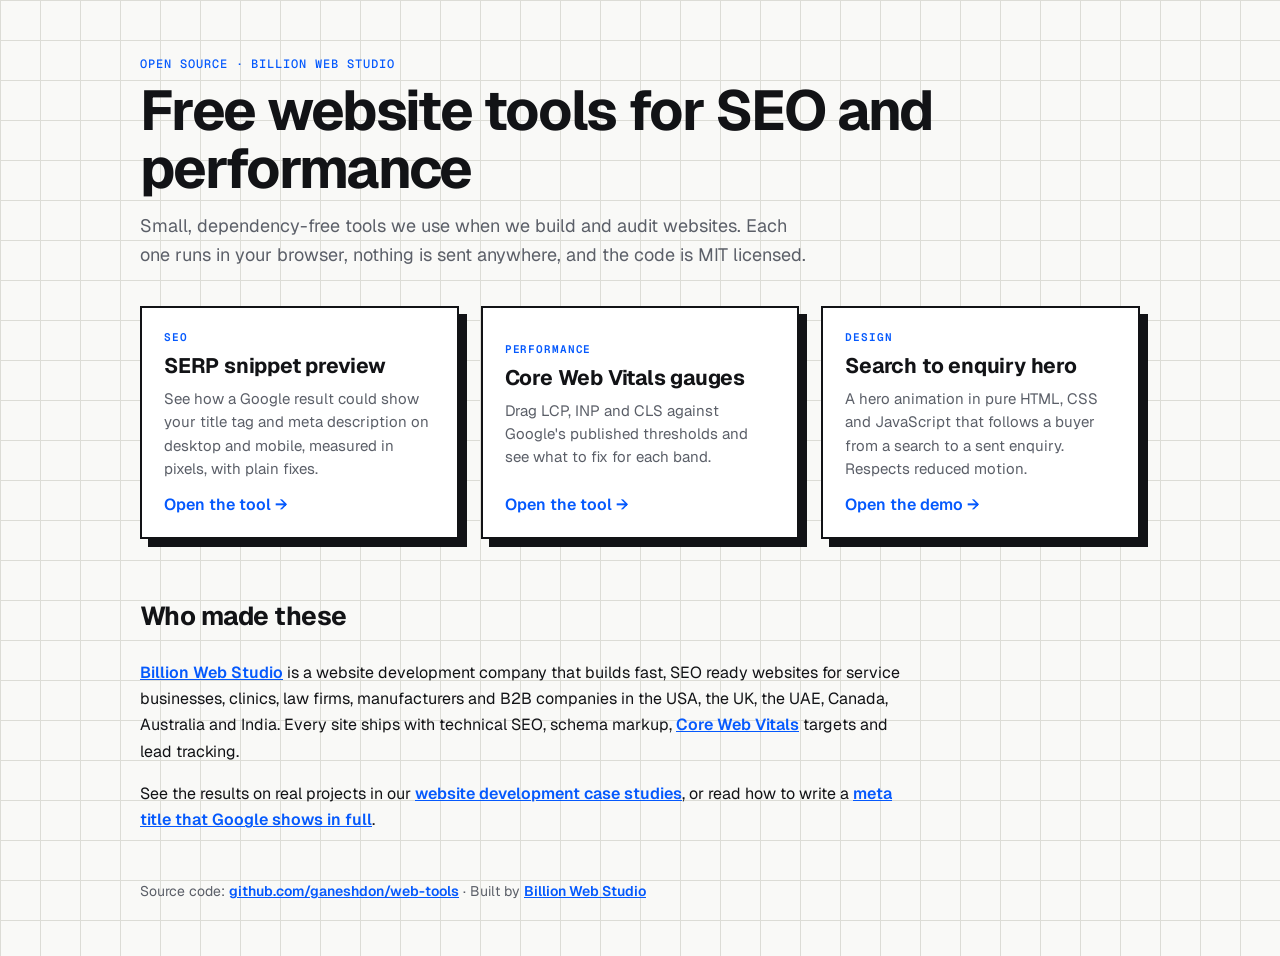
<file: index.html>
<!doctype html>
<html lang="en">
<head>
<meta charset="utf-8">
<meta name="viewport" content="width=device-width, initial-scale=1">
<title>Free Website Tools for SEO and Performance | Billion Web Studio</title>
<meta name="description" content="Free, open-source website tools: a SERP snippet preview with pixel widths, Core Web Vitals gauges with Google's thresholds, and a search-to-enquiry hero animation.">
<link rel="preconnect" href="https://fonts.googleapis.com">
<link href="https://fonts.googleapis.com/css2?family=Geist:wght@400;500;600;700&family=Geist+Mono:wght@500&display=swap" rel="stylesheet">
<style>
:root{--paper:#f9f9f7;--ink:#121316;--muted:#5b5f68;--line:#dcdcd6;--blue:#0559fd}
*{box-sizing:border-box}
body{margin:0;font-family:Geist,system-ui,sans-serif;color:var(--ink);background:linear-gradient(var(--line) 1px,transparent 1px) 0 0/40px 40px,linear-gradient(90deg,var(--line) 1px,transparent 1px) 0 0/40px 40px,var(--paper)}
main{max-width:1040px;margin:0 auto;padding:56px 20px}
.kicker{font:500 12px "Geist Mono",monospace;letter-spacing:.08em;text-transform:uppercase;color:var(--blue);margin:0}
h1{font-size:clamp(34px,5vw,56px);letter-spacing:-.03em;line-height:1.04;margin:10px 0 14px}
.lede{max-width:680px;color:var(--muted);line-height:1.6;font-size:18px;margin:0 0 36px}
.grid{display:grid;grid-template-columns:repeat(3,minmax(0,1fr));gap:22px}
@media (max-width:860px){.grid{grid-template-columns:minmax(0,1fr)}}
.card{display:flex;flex-direction:column;background:#fff;border:2px solid var(--ink);box-shadow:8px 8px 0 var(--ink);padding:22px;color:inherit;text-decoration:none;transition:transform .15s,box-shadow .15s}
.card:hover,.card:focus-visible{transform:translate(-2px,-2px);box-shadow:10px 10px 0 var(--blue);outline:none}
.card h2{font-size:21px;margin:8px 0 8px;letter-spacing:-.01em}
.card p{color:var(--muted);line-height:1.55;margin:0 0 14px;font-size:15px}
.card span{margin-top:auto;font-weight:600;color:var(--blue)}
.tag{font:500 11px "Geist Mono",monospace;text-transform:uppercase;letter-spacing:.08em;color:var(--muted)}
section.about{margin-top:56px;max-width:760px;line-height:1.65}
section.about h2{font-size:26px;letter-spacing:-.02em}
section.about a,footer a{color:var(--blue);font-weight:600}
footer{margin-top:48px;font-size:14px;color:var(--muted)}
</style>
</head>
<body>
<main>
  <p class="kicker">Open source · Billion Web Studio</p>
  <h1>Free website tools for SEO and performance</h1>
  <p class="lede">Small, dependency-free tools we use when we build and audit websites. Each one runs in your browser, nothing is sent anywhere, and the code is MIT licensed.</p>

  <div class="grid">
    <a class="card" href="serp-snippet-preview/">
      <span class="tag">SEO</span>
      <h2>SERP snippet preview</h2>
      <p>See how a Google result could show your title tag and meta description on desktop and mobile, measured in pixels, with plain fixes.</p>
      <span>Open the tool →</span>
    </a>
    <a class="card" href="core-web-vitals-gauges/">
      <span class="tag">Performance</span>
      <h2>Core Web Vitals gauges</h2>
      <p>Drag LCP, INP and CLS against Google's published thresholds and see what to fix for each band.</p>
      <span>Open the tool →</span>
    </a>
    <a class="card" href="search-to-lead-hero/">
      <span class="tag">Design</span>
      <h2>Search to enquiry hero</h2>
      <p>A hero animation in pure HTML, CSS and JavaScript that follows a buyer from a search to a sent enquiry. Respects reduced motion.</p>
      <span>Open the demo →</span>
    </a>
  </div>

  <section class="about">
    <h2>Who made these</h2>
    <p><a href="https://billionwebstudio.com/">Billion Web Studio</a> is a website development company that builds fast, SEO ready websites for service businesses, clinics, law firms, manufacturers and B2B companies in the USA, the UK, the UAE, Canada, Australia and India. Every site ships with technical SEO, schema markup, <a href="https://billionwebstudio.com/glossary/core-web-vitals">Core Web Vitals</a> targets and lead tracking.</p>
    <p>See the results on real projects in our <a href="https://billionwebstudio.com/case-studies">website development case studies</a>, or read how to write a <a href="https://billionwebstudio.com/glossary/meta-title">meta title that Google shows in full</a>.</p>
  </section>

  <footer>
    Source code: <a href="https://github.com/ganeshdon/web-tools">github.com/ganeshdon/web-tools</a> · Built by <a href="https://billionwebstudio.com/">Billion Web Studio</a>
  </footer>
</main>
</body>
</html>
</file>
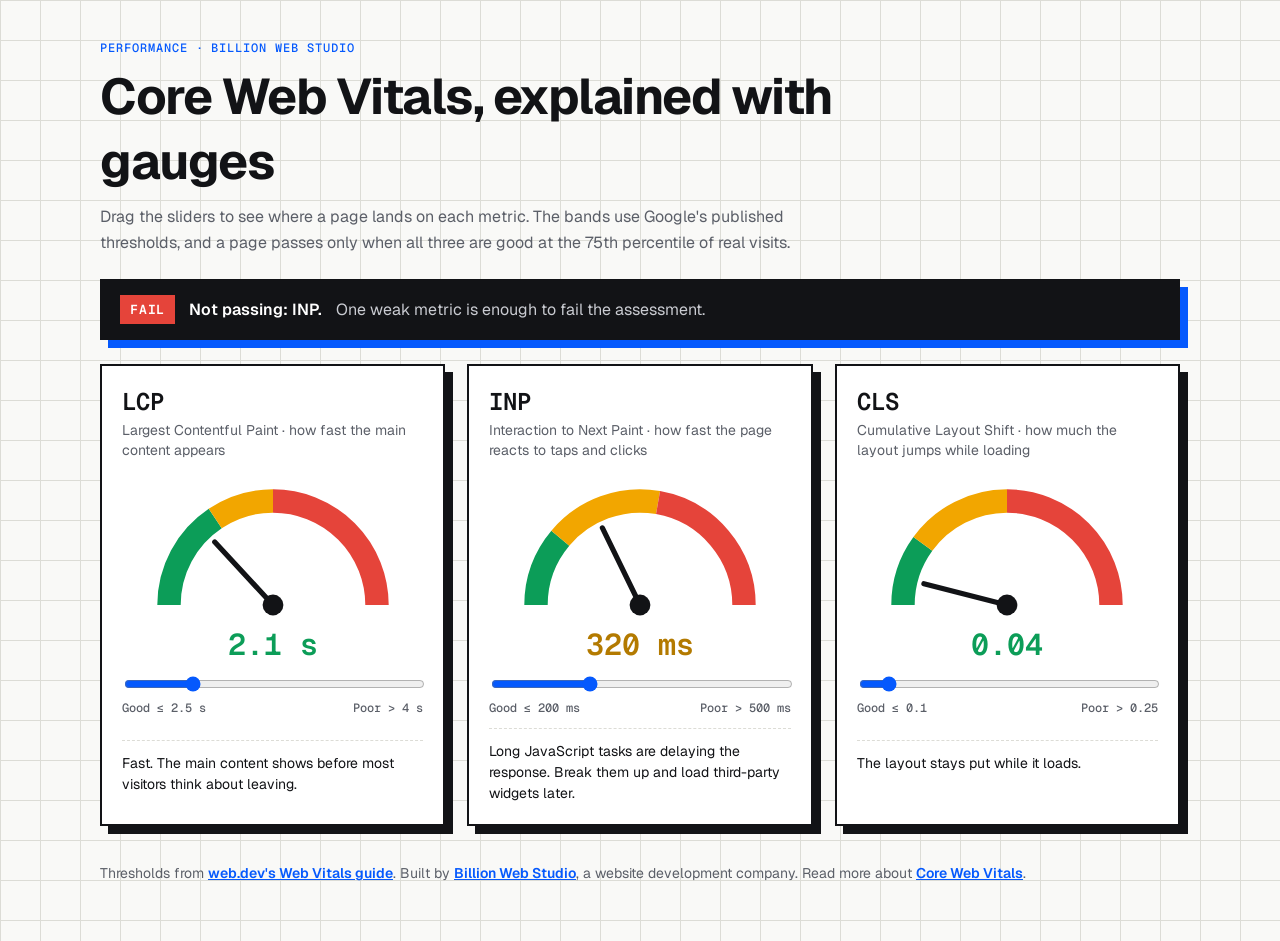
<file: core-web-vitals-gauges/index.html>
<!doctype html>
<html lang="en">
<head>
<meta charset="utf-8">
<meta name="viewport" content="width=device-width, initial-scale=1">
<title>Core Web Vitals Gauges: LCP, INP and CLS Thresholds</title>
<meta name="description" content="Interactive gauges for Google Core Web Vitals (LCP, INP, CLS) using the official web.dev thresholds, with what to fix for each band.">
<link rel="stylesheet" href="style.css">
</head>
<body>
<main class="app">
  <header class="head">
    <p class="kicker">Performance · Billion Web Studio</p>
    <h1>Core Web Vitals, explained with gauges</h1>
    <p class="lede">Drag the sliders to see where a page lands on each metric. The bands use Google's published thresholds, and a page passes only when all three are good at the 75th percentile of real visits.</p>
  </header>

  <section class="verdict" id="verdict" aria-live="polite"></section>

  <section class="cards">
    <article class="card" data-metric="lcp">
      <header><h2>LCP</h2><p>Largest Contentful Paint · how fast the main content appears</p></header>
      <svg class="gauge" viewBox="0 0 200 120" aria-hidden="true"></svg>
      <output class="value"></output>
      <label class="sr" for="lcp">LCP in seconds</label>
      <input id="lcp" type="range" min="0.5" max="8" step="0.1" value="2.1">
      <p class="scale"><span>Good ≤ 2.5 s</span><span>Poor &gt; 4 s</span></p>
      <p class="fix"></p>
    </article>

    <article class="card" data-metric="inp">
      <header><h2>INP</h2><p>Interaction to Next Paint · how fast the page reacts to taps and clicks</p></header>
      <svg class="gauge" viewBox="0 0 200 120" aria-hidden="true"></svg>
      <output class="value"></output>
      <label class="sr" for="inp">INP in milliseconds</label>
      <input id="inp" type="range" min="50" max="900" step="10" value="320">
      <p class="scale"><span>Good ≤ 200 ms</span><span>Poor &gt; 500 ms</span></p>
      <p class="fix"></p>
    </article>

    <article class="card" data-metric="cls">
      <header><h2>CLS</h2><p>Cumulative Layout Shift · how much the layout jumps while loading</p></header>
      <svg class="gauge" viewBox="0 0 200 120" aria-hidden="true"></svg>
      <output class="value"></output>
      <label class="sr" for="cls">CLS score</label>
      <input id="cls" type="range" min="0" max="0.5" step="0.01" value="0.04">
      <p class="scale"><span>Good ≤ 0.1</span><span>Poor &gt; 0.25</span></p>
      <p class="fix"></p>
    </article>
  </section>

  <footer class="foot">
    Thresholds from <a href="https://web.dev/articles/vitals" target="_blank" rel="noopener">web.dev's Web Vitals guide</a>. Built by <a href="https://billionwebstudio.com" target="_blank" rel="noopener">Billion Web Studio</a>, a website development company. Read more about <a href="https://billionwebstudio.com/glossary/core-web-vitals" target="_blank" rel="noopener">Core Web Vitals</a>.
  </footer>
</main>

<script src="script.js"></script>
</body>
</html>
</file>
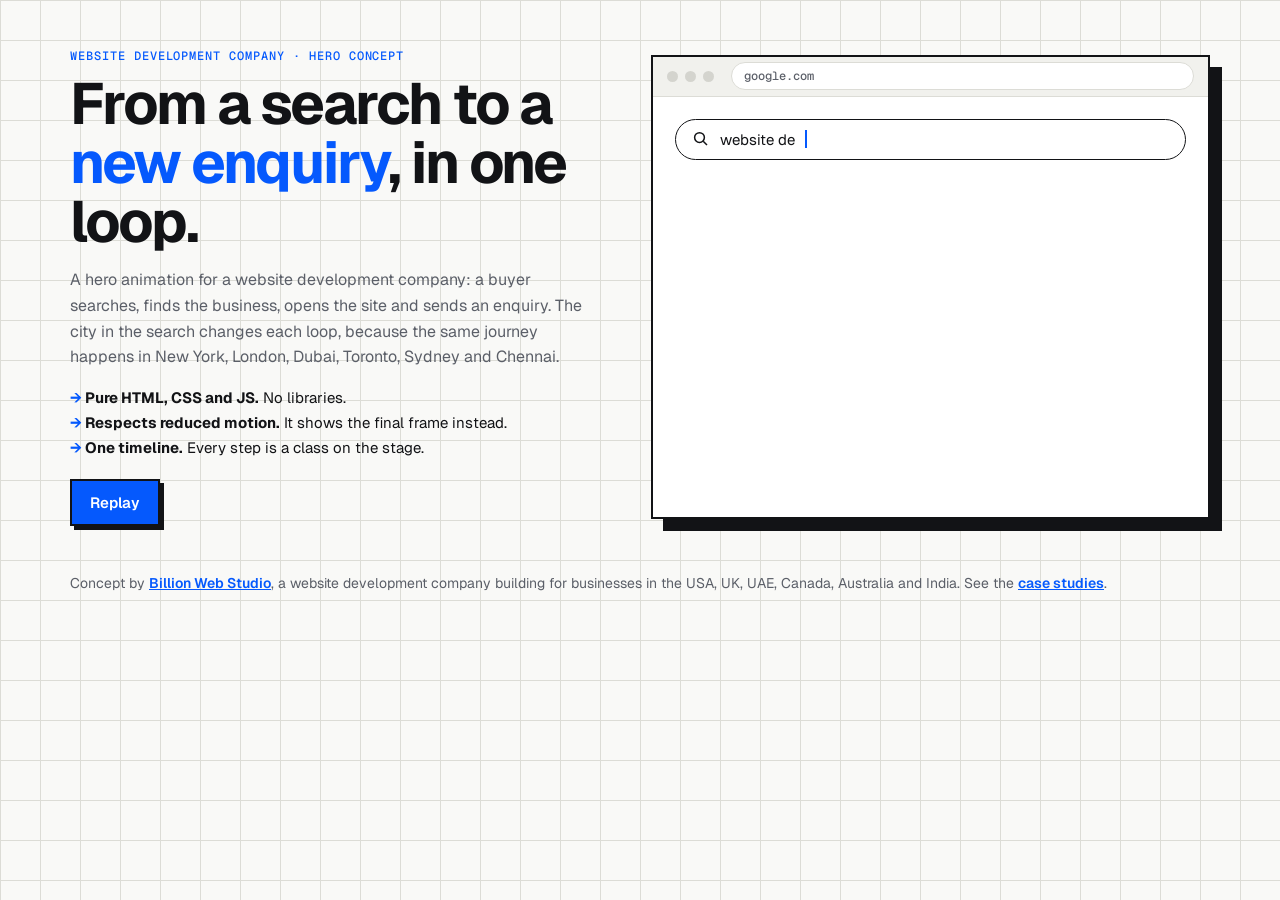
<file: search-to-lead-hero/index.html>
<!doctype html>
<html lang="en">
<head>
<meta charset="utf-8">
<meta name="viewport" content="width=device-width, initial-scale=1">
<title>Search to Enquiry Hero Animation for a Website Development Company</title>
<meta name="description" content="A pure HTML, CSS and JS hero animation: a buyer searches, finds the business, opens the site and sends an enquiry.">
<link rel="stylesheet" href="style.css">
</head>
<body>
<main class="stage">
  <section class="copy">
    <p class="kicker">Website development company · hero concept</p>
    <h1>From a search to a <em>new enquiry</em>, in one loop.</h1>
    <p class="lede">A hero animation for a website development company: a buyer searches, finds the business, opens the site and sends an enquiry. The city in the search changes each loop, because the same journey happens in New York, London, Dubai, Toronto, Sydney and Chennai.</p>
    <ul class="facts">
      <li><b>Pure HTML, CSS and JS.</b> No libraries.</li>
      <li><b>Respects reduced motion.</b> It shows the final frame instead.</li>
      <li><b>One timeline.</b> Every step is a class on the stage.</li>
    </ul>
    <button class="replay" type="button" id="replay">Replay</button>
  </section>

  <section class="device" aria-label="Animated example: search result to enquiry">
    <div class="bar"><i></i><i></i><i></i><span id="addr">google.com</span></div>
    <div class="screen">
      <div class="search">
        <svg viewBox="0 0 24 24" aria-hidden="true"><circle cx="10" cy="10" r="6.5"/><path d="M15 15l5 5"/></svg>
        <span id="query"></span><span class="caret"></span>
      </div>

      <ol class="results">
        <li class="ad"><span class="ln"></span><span class="ln s"></span></li>
        <li class="hit">
          <p class="u">billionwebstudio.com</p>
          <p class="h">Website Development Company | Billion Web Studio</p>
          <p class="sn">Fast, SEO ready websites that turn visits into calls, forms and WhatsApp enquiries.</p>
        </li>
        <li><span class="ln"></span><span class="ln s"></span></li>
        <li><span class="ln"></span><span class="ln s"></span></li>
      </ol>

      <div class="site">
        <div class="nav"><b>b</b><span></span><span></span><span></span><em>Get a quote</em></div>
        <h2>Websites that bring in leads.</h2>
        <form class="mini" onsubmit="return false">
          <label>Name<span class="f" data-v="Sarah Ahmed"></span></label>
          <label>Need<span class="f" data-v="New website + SEO"></span></label>
          <span class="send">Send enquiry</span>
        </form>
      </div>

      <div class="cursor" aria-hidden="true"></div>
      <div class="toast" role="status"><b>New enquiry</b><span id="toastCity">From Dubai · just now</span></div>
    </div>
  </section>

  <footer class="foot">Concept by <a href="https://billionwebstudio.com" target="_blank" rel="noopener">Billion Web Studio</a>, a website development company building for businesses in the USA, UK, UAE, Canada, Australia and India. See the <a href="https://billionwebstudio.com/case-studies" target="_blank" rel="noopener">case studies</a>.</footer>
</main>

<script src="script.js"></script>
</body>
</html>
</file>
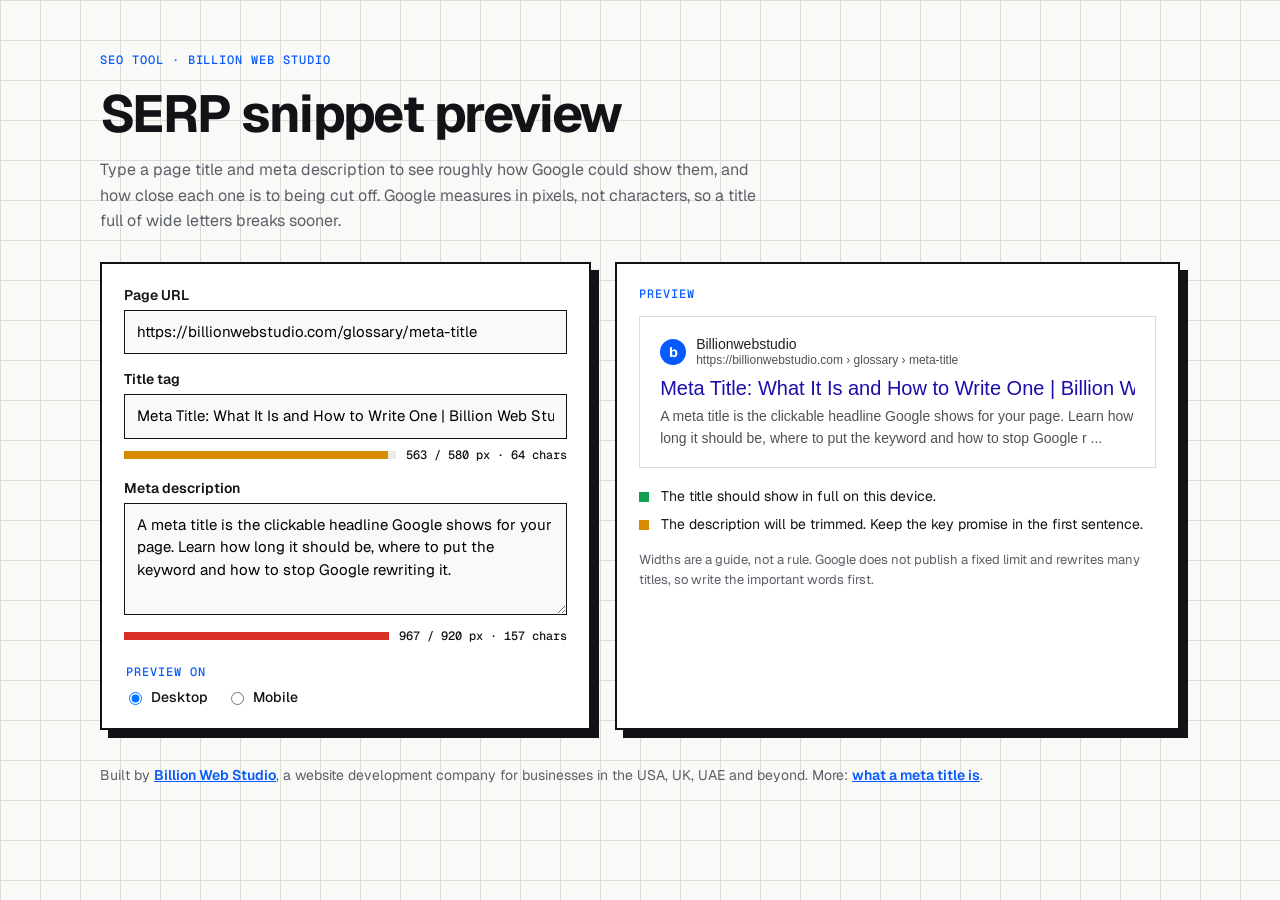
<file: serp-snippet-preview/index.html>
<!doctype html>
<html lang="en">
<head>
<meta charset="utf-8">
<meta name="viewport" content="width=device-width, initial-scale=1">
<title>SERP Snippet Preview: Title Tag and Meta Description Pixel Checker</title>
<meta name="description" content="Free tool: preview how a Google result could show your title tag and meta description on desktop and mobile, measured in pixels.">
<link rel="stylesheet" href="style.css">
</head>
<body>
<main class="app">
  <header class="head">
    <p class="kicker">SEO tool · Billion Web Studio</p>
    <h1>SERP snippet preview</h1>
    <p class="lede">Type a page title and meta description to see roughly how Google could show them, and how close each one is to being cut off. Google measures in pixels, not characters, so a title full of wide letters breaks sooner.</p>
  </header>

  <section class="grid">
    <form class="panel" id="form" autocomplete="off">
      <label for="url">Page URL</label>
      <input id="url" type="url" value="https://billionwebstudio.com/glossary/meta-title">

      <label for="title">Title tag</label>
      <input id="title" type="text" value="Meta Title: What It Is and How to Write One | Billion Web Studio">
      <div class="meter" id="titleMeter" aria-live="polite"><span class="bar"><i></i></span><b></b></div>

      <label for="desc">Meta description</label>
      <textarea id="desc" rows="4">A meta title is the clickable headline Google shows for your page. Learn how long it should be, where to put the keyword and how to stop Google rewriting it.</textarea>
      <div class="meter" id="descMeter" aria-live="polite"><span class="bar"><i></i></span><b></b></div>

      <fieldset class="device">
        <legend>Preview on</legend>
        <label><input type="radio" name="device" value="desktop" checked> Desktop</label>
        <label><input type="radio" name="device" value="mobile"> Mobile</label>
      </fieldset>
    </form>

    <div class="panel preview-wrap">
      <p class="label">Preview</p>
      <article class="serp" id="serp">
        <div class="site">
          <span class="fav" aria-hidden="true">b</span>
          <span class="who"><strong id="siteName"></strong><small id="crumb"></small></span>
        </div>
        <h2 class="t" id="pTitle"></h2>
        <p class="d" id="pDesc"></p>
      </article>
      <ul class="tips" id="tips"></ul>
      <p class="note">Widths are a guide, not a rule. Google does not publish a fixed limit and rewrites many titles, so write the important words first.</p>
    </div>
  </section>

  <footer class="foot">
    Built by <a href="https://billionwebstudio.com" target="_blank" rel="noopener">Billion Web Studio</a>, a website development company for businesses in the USA, UK, UAE and beyond. More: <a href="https://billionwebstudio.com/glossary/meta-title" target="_blank" rel="noopener">what a meta title is</a>.
  </footer>
</main>

<script src="script.js"></script>
</body>
</html>
</file>
<file: core-web-vitals-gauges/style.css>
@import url("https://fonts.googleapis.com/css2?family=Geist:wght@400;500;600;700&family=Geist+Mono:wght@500;600&display=swap");

:root {
  --paper: #f9f9f7;
  --ink: #121316;
  --muted: #5b5f68;
  --line: #dcdcd6;
  --blue: #0559fd;
  --good: #0c9d58;
  --mid: #f2a600;
  --bad: #e5443a;
}

* { box-sizing: border-box; }

body {
  margin: 0;
  font-family: Geist, system-ui, sans-serif;
  color: var(--ink);
  background:
    linear-gradient(var(--line) 1px, transparent 1px) 0 0 / 40px 40px,
    linear-gradient(90deg, var(--line) 1px, transparent 1px) 0 0 / 40px 40px,
    var(--paper);
}

.app { max-width: 1120px; margin: 0 auto; padding: 40px 20px 56px; }

.kicker { font: 500 12px "Geist Mono", monospace; letter-spacing: .08em; text-transform: uppercase; color: var(--blue); margin: 0; }
h1 { font-size: clamp(30px, 4.6vw, 50px); letter-spacing: -.03em; margin: 8px 0 10px; max-width: 820px; }
.lede { max-width: 700px; color: var(--muted); line-height: 1.6; margin: 0 0 24px; }

.verdict {
  display: flex; align-items: center; gap: 14px; flex-wrap: wrap;
  background: var(--ink); color: #fff; padding: 16px 20px; margin-bottom: 24px;
  box-shadow: 8px 8px 0 var(--blue);
  font-weight: 600;
}
.verdict .pill { font: 600 13px "Geist Mono", monospace; padding: 6px 10px; text-transform: uppercase; letter-spacing: .06em; }
.verdict .pill.pass { background: var(--good); }
.verdict .pill.fail { background: var(--bad); }
.verdict span:last-child { font-weight: 400; color: #c9cbd1; }

.cards { display: grid; grid-template-columns: repeat(3, minmax(0, 1fr)); gap: 22px; }
@media (max-width: 900px) { .cards { grid-template-columns: minmax(0, 1fr); } }

.card {
  background: #fff;
  border: 2px solid var(--ink);
  box-shadow: 8px 8px 0 var(--ink);
  padding: 20px;
  display: flex; flex-direction: column;
}
.card h2 { font: 600 24px "Geist Mono", monospace; margin: 0; }
.card header p { color: var(--muted); font-size: 14px; margin: 4px 0 8px; min-height: 40px; line-height: 1.4; }

.gauge { width: 100%; max-width: 260px; margin: 6px auto 0; display: block; }
.gauge .needle { transition: transform .25s cubic-bezier(.3,1.4,.5,1); transform-origin: 100px 100px; }

.value { display: block; text-align: center; font: 600 30px "Geist Mono", monospace; margin: -6px 0 10px; }
.value.good { color: var(--good); }
.value.mid { color: #b37a00; }
.value.bad { color: var(--bad); }

input[type="range"] { width: 100%; accent-color: var(--blue); }
input[type="range"]:focus-visible { outline: 3px solid var(--blue); outline-offset: 4px; }

.scale { display: flex; justify-content: space-between; font: 500 12px "Geist Mono", monospace; color: var(--muted); margin: 6px 0 12px; }
.fix { margin: auto 0 0; padding-top: 12px; border-top: 1px dashed var(--line); font-size: 14px; line-height: 1.5; min-height: 64px; }

.sr { position: absolute; width: 1px; height: 1px; overflow: hidden; clip: rect(0 0 0 0); white-space: nowrap; }

.foot { margin-top: 36px; font-size: 14px; color: var(--muted); line-height: 1.6; }
.foot a { color: var(--blue); font-weight: 600; }
</file>
<file: search-to-lead-hero/style.css>
@import url("https://fonts.googleapis.com/css2?family=Geist:wght@400;500;600;700&family=Geist+Mono:wght@500&display=swap");

:root {
  --paper: #f9f9f7;
  --ink: #121316;
  --muted: #5b5f68;
  --line: #dcdcd6;
  --blue: #0559fd;
  --good: #0c9d58;
}

* { box-sizing: border-box; }

body {
  margin: 0;
  font-family: Geist, system-ui, sans-serif;
  color: var(--ink);
  background:
    linear-gradient(var(--line) 1px, transparent 1px) 0 0 / 40px 40px,
    linear-gradient(90deg, var(--line) 1px, transparent 1px) 0 0 / 40px 40px,
    var(--paper);
  min-height: 100vh;
}

.stage {
  max-width: 1180px; margin: 0 auto; padding: 48px 20px;
  display: grid; grid-template-columns: minmax(0, 1fr) minmax(0, 1.05fr); gap: 48px; align-items: center;
}
@media (max-width: 900px) { .stage { grid-template-columns: minmax(0, 1fr); gap: 32px; } }

.kicker { font: 500 12px "Geist Mono", monospace; letter-spacing: .08em; text-transform: uppercase; color: var(--blue); margin: 0; }
h1 { font-size: clamp(34px, 5vw, 58px); line-height: 1.02; letter-spacing: -.035em; margin: 10px 0 16px; }
h1 em { font-style: normal; color: var(--blue); }
.lede { color: var(--muted); line-height: 1.6; margin: 0 0 18px; max-width: 520px; }
.facts { padding: 0; margin: 0 0 22px; list-style: none; display: grid; gap: 6px; font-size: 15px; }
.facts li::before { content: "→ "; color: var(--blue); font-weight: 700; }

.replay {
  font: 600 15px Geist, sans-serif; padding: 12px 18px; cursor: pointer;
  background: var(--blue); color: #fff; border: 2px solid var(--ink); box-shadow: 4px 4px 0 var(--ink);
}
.replay:active { transform: translate(2px, 2px); box-shadow: 2px 2px 0 var(--ink); }
.replay:focus-visible { outline: 3px solid var(--ink); outline-offset: 3px; }

/* Device frame */
.device { background: #fff; border: 2px solid var(--ink); box-shadow: 12px 12px 0 var(--ink); overflow: hidden; }
.bar { height: 40px; display: flex; align-items: center; gap: 7px; padding: 0 14px; background: #f1f1ed; border-bottom: 1px solid var(--line); }
.bar i { width: 11px; height: 11px; border-radius: 50%; background: #d4d4ce; }
.bar span { margin-left: 10px; flex: 1; font: 500 12px "Geist Mono", monospace; color: var(--muted); background: #fff; border: 1px solid var(--line); border-radius: 14px; padding: 5px 12px; }

.screen { position: relative; height: 420px; padding: 22px; overflow: hidden; }

.search { display: flex; align-items: center; gap: 10px; border: 1.5px solid var(--ink); border-radius: 24px; padding: 10px 16px; font-size: 15px; }
.search svg { width: 18px; height: 18px; fill: none; stroke: var(--ink); stroke-width: 2; flex: none; }
.caret { width: 2px; height: 18px; background: var(--blue); animation: blink 1s steps(1) infinite; }
@keyframes blink { 50% { opacity: 0; } }

.results { list-style: none; margin: 18px 0 0; padding: 0; display: grid; gap: 14px; }
.results li { opacity: 0; transform: translateY(8px); transition: opacity .35s, transform .35s; }
.results .ln { display: block; height: 10px; background: #ececE6; border-radius: 3px; width: 70%; }
.results .ln.s { width: 92%; margin-top: 7px; height: 8px; }
.results .ad .ln { background: #f3eedd; }
.hit { padding: 10px 12px; margin: 0 -12px; border-radius: 6px; transition: background .3s, opacity .35s, transform .35s; }
.hit .u { margin: 0; font-size: 12px; color: #4d5156; }
.hit .h { margin: 2px 0; font: 18px Arial, sans-serif; color: #1a0dab; }
.hit .sn { margin: 0; font-size: 13px; color: #4d5156; line-height: 1.45; }

.stage.s-results .results li { opacity: 1; transform: none; }
.stage.s-results .results li:nth-child(2) { transition-delay: .08s; }
.stage.s-results .results li:nth-child(3) { transition-delay: .16s; }
.stage.s-results .results li:nth-child(4) { transition-delay: .24s; }
.stage.s-hover .hit { background: #eef3ff; }

/* The business's own site slides over the results */
.site {
  position: absolute; inset: 0; background: var(--paper); padding: 22px;
  transform: translateX(100%); transition: transform .5s cubic-bezier(.7,0,.2,1);
}
.stage.s-site .site { transform: none; }
.nav { display: flex; align-items: center; gap: 14px; padding-bottom: 14px; border-bottom: 1px solid var(--line); }
.nav b { width: 28px; height: 28px; display: grid; place-items: center; background: var(--blue); color: #fff; font-weight: 700; }
.nav span { width: 46px; height: 8px; background: #dcdcd6; border-radius: 3px; }
.nav em { margin-left: auto; font-style: normal; font-size: 12px; font-weight: 600; background: var(--ink); color: #fff; padding: 7px 10px; }
.site h2 { font-size: 30px; letter-spacing: -.03em; margin: 22px 0 16px; }
.mini { display: grid; gap: 10px; max-width: 360px; }
.mini label { font-size: 12px; font-weight: 600; display: grid; gap: 5px; }
.f { display: block; height: 38px; border: 1.5px solid var(--ink); background: #fff; padding: 9px 10px; font-size: 14px; font-weight: 400; }
.send { justify-self: start; margin-top: 4px; background: var(--blue); color: #fff; font-weight: 600; font-size: 14px; padding: 10px 16px; border: 2px solid var(--ink); box-shadow: 3px 3px 0 var(--ink); transition: transform .1s, box-shadow .1s; }
.stage.s-press .send { transform: translate(2px, 2px); box-shadow: 1px 1px 0 var(--ink); }

/* Pointer */
.cursor {
  position: absolute; left: 70%; top: 85%; width: 22px; height: 22px; opacity: 0;
  background: no-repeat center / contain url("data:image/svg+xml,%3Csvg xmlns='http://www.w3.org/2000/svg' viewBox='0 0 24 24'%3E%3Cpath d='M4 2l15 9-7 1.5L8.5 20z' fill='%23121316' stroke='white' stroke-width='1.5'/%3E%3C/svg%3E");
  transition: left .7s cubic-bezier(.5,0,.2,1), top .7s cubic-bezier(.5,0,.2,1), opacity .3s;
}
.stage.s-results .cursor { opacity: 1; }
.stage.s-hover .cursor { left: 30%; top: 37%; }
.stage.s-site .cursor { left: 70%; top: 85%; }
.stage.s-press .cursor { left: 16%; top: 83%; }

.toast {
  position: absolute; right: 18px; bottom: 18px; display: grid; gap: 2px;
  background: #fff; border: 2px solid var(--ink); box-shadow: 5px 5px 0 var(--good);
  padding: 12px 16px 12px 40px; font-size: 13px; color: var(--muted);
  transform: translateY(140%); transition: transform .45s cubic-bezier(.3,1.5,.5,1);
}
.toast::before { content: "✓"; position: absolute; left: 12px; top: 13px; width: 18px; height: 18px; border-radius: 50%; background: var(--good); color: #fff; display: grid; place-items: center; font-size: 11px; font-weight: 700; }
.toast b { color: var(--ink); font-size: 14px; }
.stage.s-toast .toast { transform: none; }

.foot { grid-column: 1 / -1; font-size: 14px; color: var(--muted); }
.foot a { color: var(--blue); font-weight: 600; }

@media (prefers-reduced-motion: reduce) {
  *, *::before, *::after { transition: none !important; animation: none !important; }
}
</file>
<file: serp-snippet-preview/style.css>
@import url("https://fonts.googleapis.com/css2?family=Geist:wght@400;500;600;700&family=Geist+Mono:wght@500&display=swap");

:root {
  --paper: #f9f9f7;
  --ink: #121316;
  --muted: #5b5f68;
  --line: #dcdcd6;
  --blue: #0559fd;
  --good: #12a150;
  --warn: #d98a00;
  --bad: #d93025;
}

* { box-sizing: border-box; }

body {
  margin: 0;
  font-family: Geist, system-ui, sans-serif;
  color: var(--ink);
  background:
    linear-gradient(var(--line) 1px, transparent 1px) 0 0 / 40px 40px,
    linear-gradient(90deg, var(--line) 1px, transparent 1px) 0 0 / 40px 40px,
    var(--paper);
}

.app { max-width: 1120px; margin: 0 auto; padding: 40px 20px 56px; }

.kicker, .label, legend {
  font: 500 12px "Geist Mono", monospace;
  letter-spacing: .08em;
  text-transform: uppercase;
  color: var(--blue);
}

h1 { font-size: clamp(32px, 5vw, 52px); letter-spacing: -.03em; margin: 8px 0 10px; }
.lede { max-width: 680px; color: var(--muted); line-height: 1.6; margin: 0 0 28px; }

.grid { display: grid; grid-template-columns: minmax(0, 1fr) minmax(0, 1.15fr); gap: 24px; }
@media (max-width: 860px) { .grid { grid-template-columns: minmax(0, 1fr); } }

.panel {
  background: #fff;
  border: 2px solid var(--ink);
  box-shadow: 8px 8px 0 var(--ink);
  padding: 22px;
}

form label { display: block; font-weight: 600; font-size: 14px; margin: 16px 0 6px; }
form label:first-child { margin-top: 0; }

input[type="text"], input[type="url"], textarea {
  width: 100%;
  font: 15px/1.5 Geist, system-ui, sans-serif;
  padding: 10px 12px;
  border: 1.5px solid var(--ink);
  border-radius: 0;
  background: var(--paper);
  resize: vertical;
}
input:focus-visible, textarea:focus-visible { outline: 3px solid var(--blue); outline-offset: 2px; }

.meter { display: flex; align-items: center; gap: 10px; margin-top: 8px; font-size: 13px; }
.meter .bar { flex: 1; height: 8px; background: #ececE6; position: relative; overflow: hidden; }
.meter .bar i { position: absolute; inset: 0 auto 0 0; width: 0; background: var(--good); transition: width .2s, background .2s; }
.meter b { font: 500 12px "Geist Mono", monospace; min-width: 150px; text-align: right; }
.meter.warn .bar i { background: var(--warn); }
.meter.bad .bar i { background: var(--bad); }

.device { border: 0; padding: 0; margin: 20px 0 0; display: flex; gap: 18px; align-items: center; flex-wrap: wrap; }
.device legend { margin-bottom: 8px; width: 100%; }
.device label { display: inline-flex; gap: 6px; align-items: center; margin: 0; font-weight: 500; }

.preview-wrap .label { margin: 0 0 14px; }

.serp {
  font-family: Arial, sans-serif;
  background: #fff;
  border: 1px solid var(--line);
  padding: 18px 20px;
  max-width: 652px;
  transition: max-width .25s;
}
.serp.mobile { max-width: 360px; }

.site { display: flex; align-items: center; gap: 10px; margin-bottom: 6px; }
.fav {
  width: 26px; height: 26px; border-radius: 50%;
  display: grid; place-items: center;
  background: var(--blue); color: #fff; font: 700 14px Geist, sans-serif;
}
.who { display: flex; flex-direction: column; line-height: 1.3; min-width: 0; }
.who strong { font-size: 14px; font-weight: 400; color: #202124; }
.who small { font-size: 12px; color: #4d5156; white-space: nowrap; overflow: hidden; text-overflow: ellipsis; }

.t { font: 400 20px/1.3 Arial, sans-serif; color: #1a0dab; margin: 0 0 4px; white-space: nowrap; overflow: hidden; }
.serp.mobile .t { white-space: normal; font-size: 18px; }
.d { font: 14px/1.58 Arial, sans-serif; color: #4d5156; margin: 0; }

.tips { list-style: none; padding: 0; margin: 18px 0 0; display: grid; gap: 8px; font-size: 14px; }
.tips li { padding-left: 22px; position: relative; line-height: 1.45; }
.tips li::before { content: ""; position: absolute; left: 0; top: 6px; width: 10px; height: 10px; background: var(--good); }
.tips li.warn::before { background: var(--warn); }
.tips li.bad::before { background: var(--bad); }

.note { font-size: 13px; color: var(--muted); margin: 16px 0 0; line-height: 1.5; }

.foot { margin-top: 36px; font-size: 14px; color: var(--muted); }
.foot a { color: var(--blue); font-weight: 600; }
</file>
